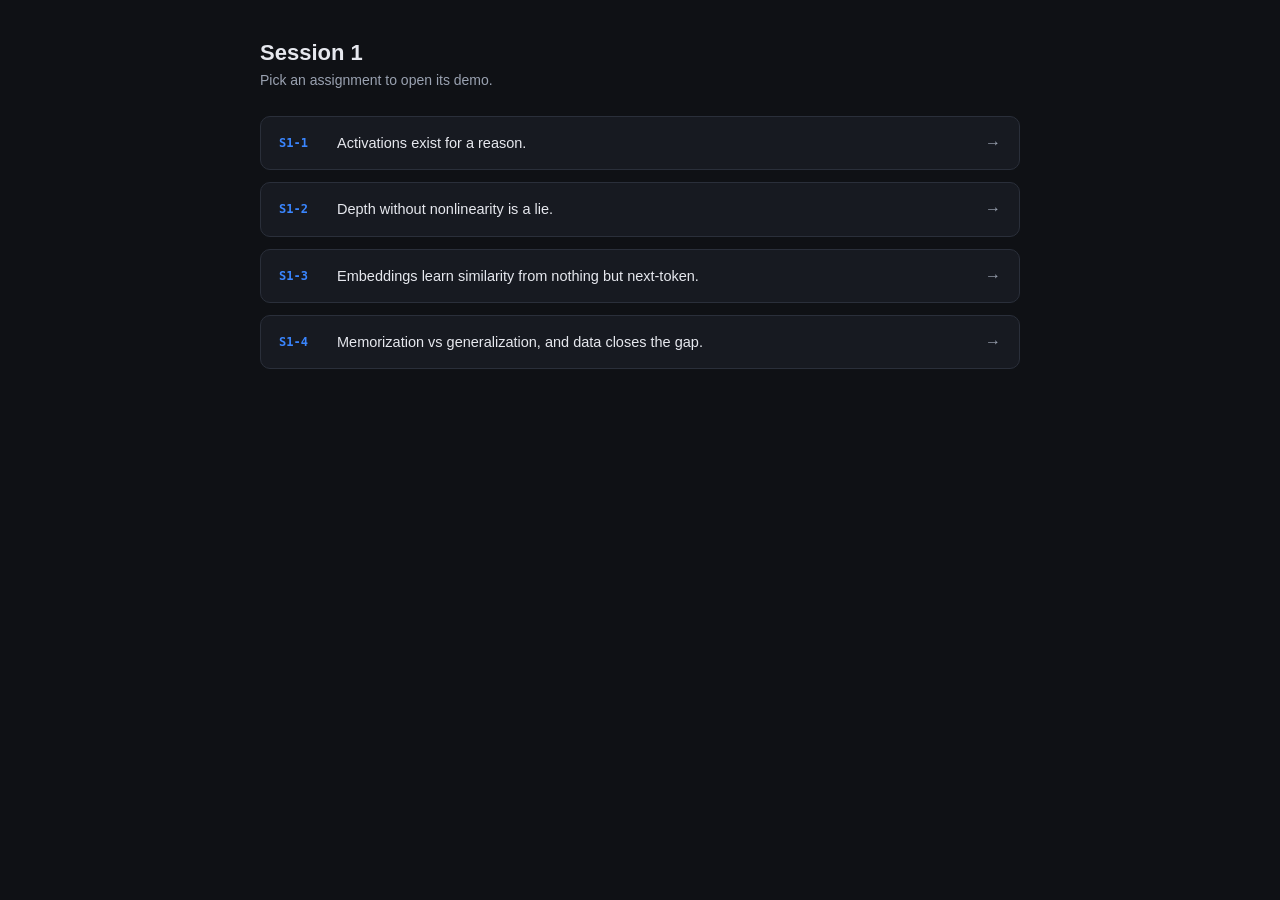
<file: index.html>
<!DOCTYPE html>
<html lang="en">
<head>
<meta charset="UTF-8">
<meta name="viewport" content="width=device-width, initial-scale=1.0">
<title>Session 1 · Assignments</title>
<style>
  :root{
    --bg:#0f1115; --panel:#171a21; --panel2:#1d212b; --border:#2a2f3a;
    --text:#e6e8ee; --muted:#9aa2b1; --accent:#3a86ff;
  }
  *{box-sizing:border-box;}
  body{
    margin:0; padding:40px 20px; background:var(--bg); color:var(--text);
    font-family:-apple-system,BlinkMacSystemFont,"Segoe UI",Roboto,Helvetica,Arial,sans-serif;
  }
  .wrap{max-width:760px; margin:0 auto;}
  h1{font-size:22px; margin:0 0 6px;}
  .sub{color:var(--muted); font-size:14px; margin:0 0 28px;}
  .list{display:flex; flex-direction:column; gap:12px;}
  .item{
    display:flex; align-items:center; gap:14px;
    background:var(--panel); border:1px solid var(--border); border-radius:10px;
    padding:16px 18px; cursor:pointer; text-align:left;
    font-family:inherit; color:var(--text); text-decoration:none;
  }
  .item:hover{background:var(--panel2); border-color:var(--accent);}
  .item:focus-visible{outline:2px solid var(--accent); outline-offset:2px;}
  .tag{
    flex-shrink:0; font-size:12px; font-weight:700; color:var(--accent);
    font-family:ui-monospace,monospace; min-width:44px;
  }
  .label{font-size:14.5px; line-height:1.4;}
  .arrow{margin-left:auto; color:var(--muted); flex-shrink:0;}
</style>
</head>
<body>
  <div class="wrap">
    <h1>Session 1</h1>
    <p class="sub">Pick an assignment to open its demo.</p>
    <div class="list">
      <a class="item" href="rings-demo/index.html">
        <span class="tag">S1-1</span>
        <span class="label">Activations exist for a reason.</span>
        <span class="arrow">&rarr;</span>
      </a>
      <a class="item" href="rings-demo-2/ring_depth_demo.html">
        <span class="tag">S1-2</span>
        <span class="label">Depth without nonlinearity is a lie.</span>
        <span class="arrow">&rarr;</span>
      </a>
      <a class="item" href="emergent-embedding/emergent_embedding_clustering.html">
        <span class="tag">S1-3</span>
        <span class="label">Embeddings learn similarity from nothing but next-token.</span>
        <span class="arrow">&rarr;</span>
      </a>
      <a class="item" href="overfitting_vs_data/overfitting_vs_data_size.html">
        <span class="tag">S1-4</span>
        <span class="label">Memorization vs generalization, and data closes the gap.</span>
        <span class="arrow">&rarr;</span>
      </a>
    </div>
  </div>
</body>
</html>
</file>
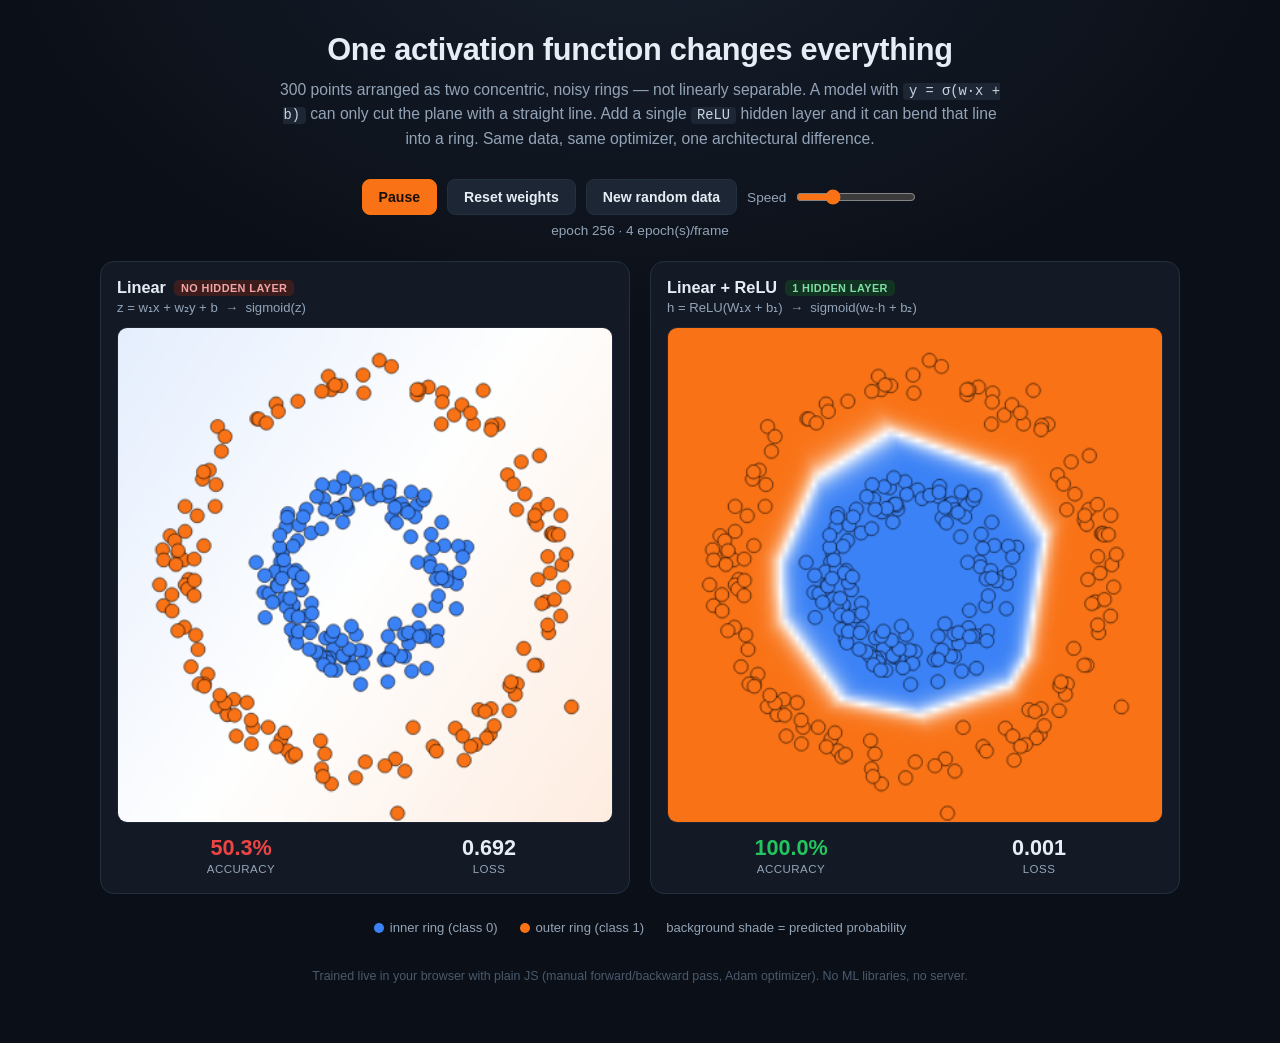
<file: session-1/rings-demo/index.html>
<!DOCTYPE html>
<html lang="en">
<head>
<meta charset="UTF-8" />
<meta name="viewport" content="width=device-width, initial-scale=1.0" />
<title>Linear vs. ReLU: Why Nonlinearity Matters</title>
<meta name="description" content="A single linear layer can only draw a straight decision boundary. Add one ReLU hidden layer and it can wrap two concentric rings. Live in-browser demo." />
<link rel="stylesheet" href="style.css" />
</head>
<body>
  <div class="wrap">
    <header>
      <h1>One activation function changes everything</h1>
      <p>
        300 points arranged as two concentric, noisy rings &mdash; not linearly separable. A model
        with <code>y = &sigma;(w&middot;x + b)</code> can only cut the plane with a straight line.
        Add a single <code>ReLU</code> hidden layer and it can bend that line into a ring. Same data,
        same optimizer, one architectural difference.
      </p>
    </header>

    <div class="controls">
      <button id="toggleBtn" class="primary">Pause</button>
      <button id="resetBtn">Reset weights</button>
      <button id="newDataBtn">New random data</button>
      <div class="speed">
        <label for="speedRange">Speed</label>
        <input id="speedRange" type="range" min="1" max="12" value="4" step="1" />
      </div>
    </div>
    <div class="status-line" id="statusLine">epoch 0</div>

    <div class="panels">
      <div class="panel">
        <h2>Linear <span class="tag linear">no hidden layer</span></h2>
        <p class="sub">z = w&#8321;x + w&#8322;y + b &nbsp;&rarr;&nbsp; sigmoid(z)</p>
        <canvas id="canvasLinear" width="380" height="380"></canvas>
        <div class="stats">
          <div class="metric"><div class="val" id="linAcc">&mdash;</div><div class="label">Accuracy</div></div>
          <div class="metric"><div class="val" id="linLoss">&mdash;</div><div class="label">Loss</div></div>
        </div>
      </div>

      <div class="panel">
        <h2>Linear + ReLU <span class="tag mlp">1 hidden layer</span></h2>
        <p class="sub">h = ReLU(W&#8321;x + b&#8321;) &nbsp;&rarr;&nbsp; sigmoid(w&#8322;&middot;h + b&#8322;)</p>
        <canvas id="canvasMLP" width="380" height="380"></canvas>
        <div class="stats">
          <div class="metric"><div class="val" id="mlpAcc">&mdash;</div><div class="label">Accuracy</div></div>
          <div class="metric"><div class="val" id="mlpLoss">&mdash;</div><div class="label">Loss</div></div>
        </div>
      </div>
    </div>

    <div class="legend">
      <span><span class="dot c0"></span> inner ring (class 0)</span>
      <span><span class="dot c1"></span> outer ring (class 1)</span>
      <span>background shade = predicted probability</span>
    </div>

    <footer>
      Trained live in your browser with plain JS (manual forward/backward pass, Adam optimizer). No ML libraries, no server.
    </footer>
  </div>

  <script src="js/model.js"></script>
  <script src="js/app.js"></script>
</body>
</html>
</file>
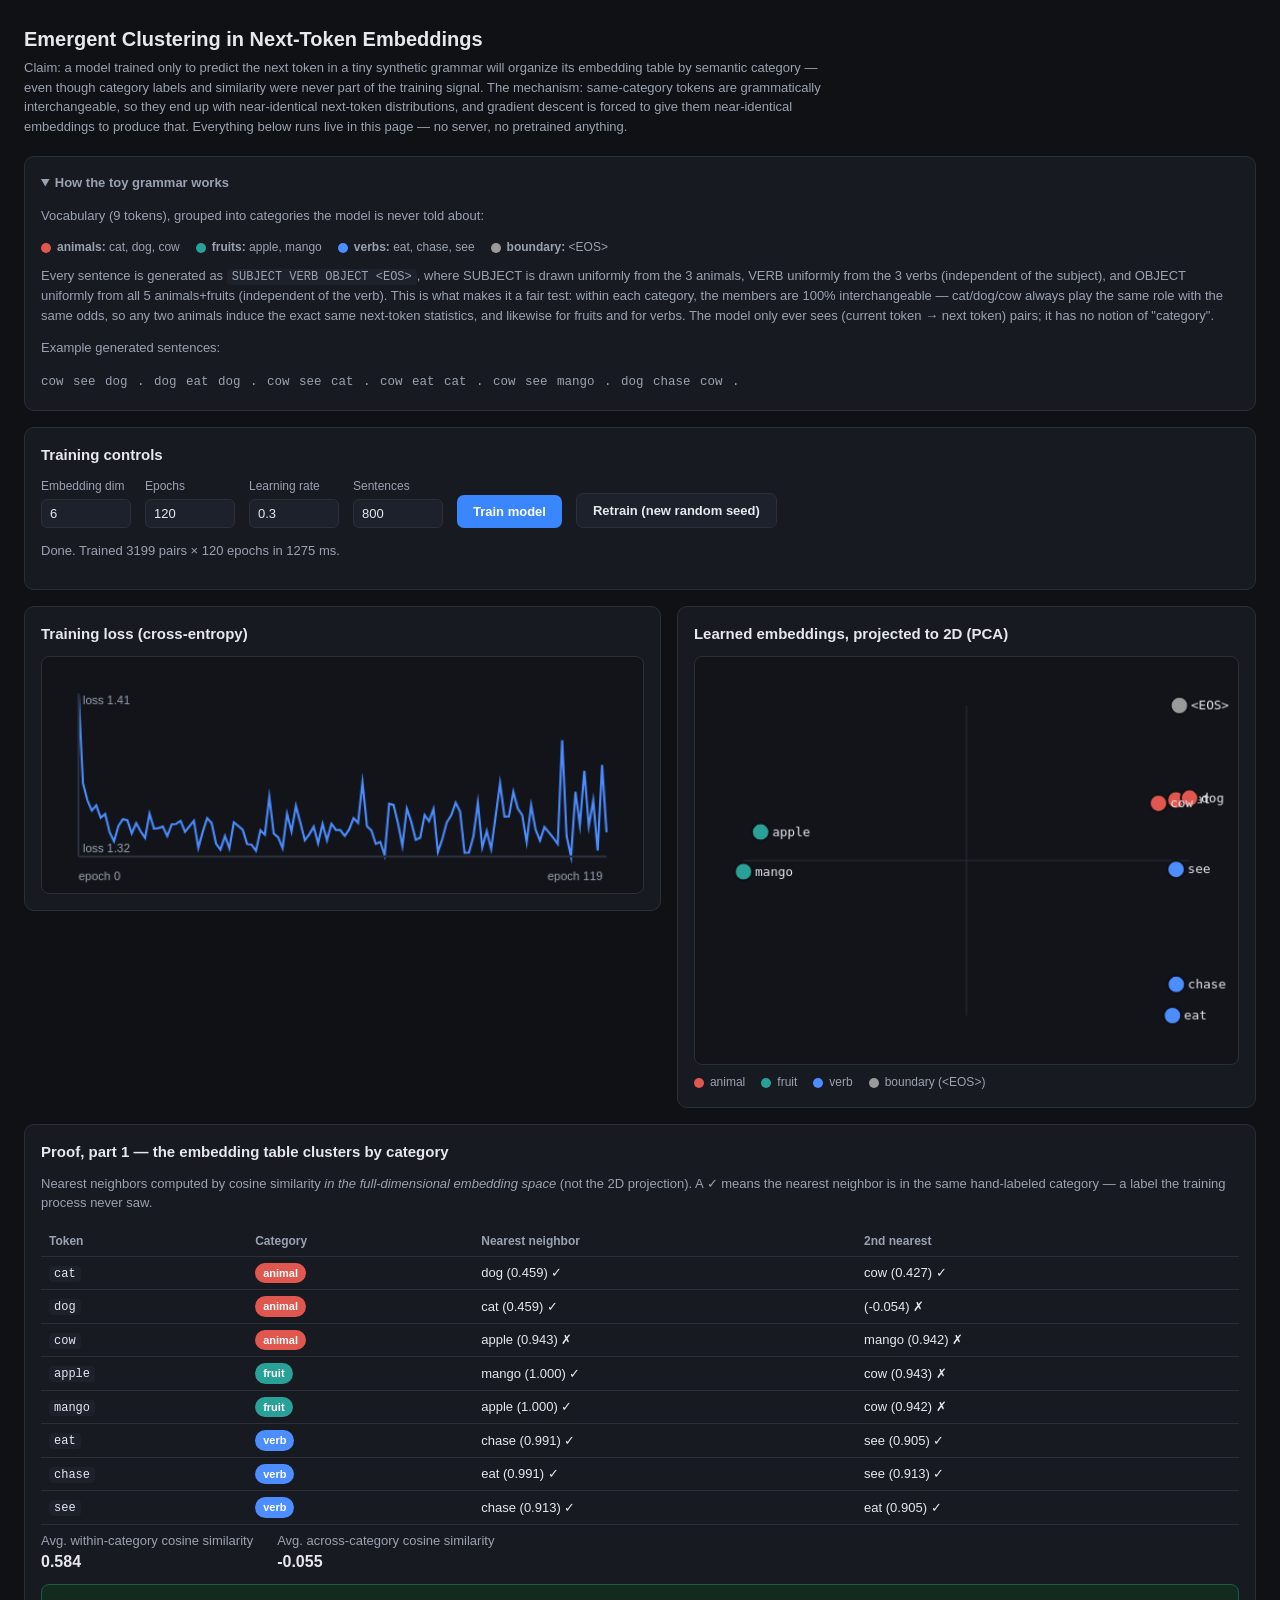
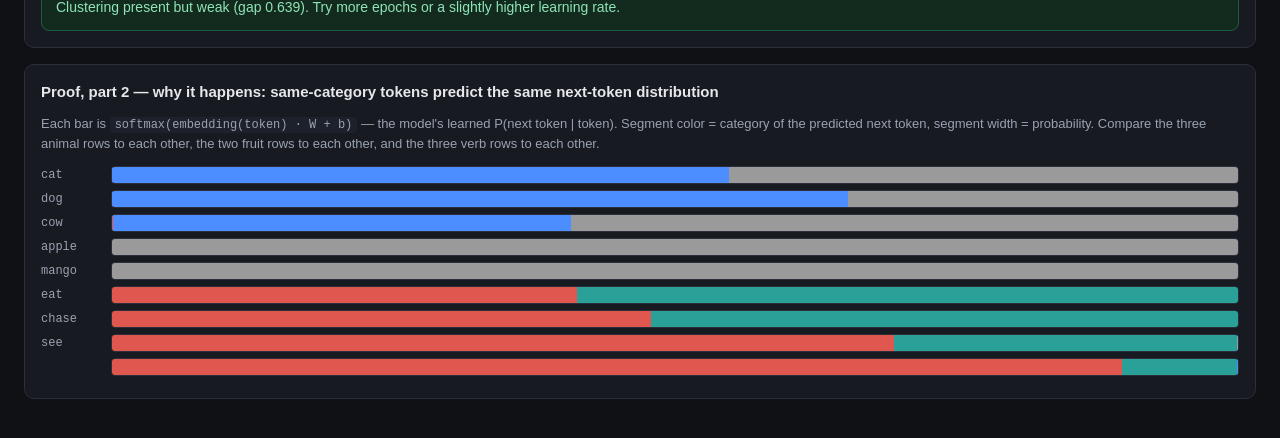
<file: session-1/emergent-embedding/emergent_embedding_clustering.html>
<!DOCTYPE html>
<html lang="en">
<head>
<meta charset="UTF-8">
<title>Emergent Clustering in Next-Token Embeddings</title>
<style>
  :root{
    --bg:#0f1115; --panel:#171a21; --panel2:#1d212b; --border:#2a2f3a;
    --text:#e6e8ee; --muted:#9aa2b1; --accent:#3a86ff;
    --animal:#e0574f; --fruit:#2aa198; --verb:#4c8dff; --boundary:#9a9a9a;
  }
  *{box-sizing:border-box;}
  body{
    margin:0; padding:24px; background:var(--bg); color:var(--text);
    font-family:-apple-system,BlinkMacSystemFont,"Segoe UI",Roboto,Helvetica,Arial,sans-serif;
    line-height:1.5;
  }
  h1{font-size:20px; margin:0 0 4px;}
  h2{font-size:15px; margin:0 0 10px; color:var(--text); font-weight:600;}
  .sub{color:var(--muted); font-size:13px; margin:0 0 20px; max-width:820px;}
  .grid{display:grid; grid-template-columns:1.1fr 1fr; gap:16px; align-items:start;}
  @media (max-width:900px){ .grid{grid-template-columns:1fr;} }
  .card{
    background:var(--panel); border:1px solid var(--border); border-radius:10px;
    padding:16px; margin-bottom:16px;
  }
  .controls{display:flex; flex-wrap:wrap; gap:14px; align-items:end;}
  .field{display:flex; flex-direction:column; gap:4px; font-size:12px; color:var(--muted);}
  .field input{
    width:90px; background:var(--panel2); border:1px solid var(--border); color:var(--text);
    padding:6px 8px; border-radius:6px; font-size:13px;
  }
  button{
    background:var(--accent); color:#fff; border:none; border-radius:7px;
    padding:9px 16px; font-size:13px; font-weight:600; cursor:pointer;
  }
  button.secondary{background:var(--panel2); border:1px solid var(--border); color:var(--text);}
  button:hover{filter:brightness(1.1);}
  canvas{display:block; width:100%; height:auto; background:#12141a; border-radius:8px; border:1px solid var(--border);}
  table{width:100%; border-collapse:collapse; font-size:13px;}
  th,td{padding:6px 8px; text-align:left; border-bottom:1px solid var(--border);}
  th{color:var(--muted); font-weight:600; font-size:12px;}
  .tag{
    display:inline-block; padding:2px 8px; border-radius:20px; color:#fff; font-size:11px;
    font-weight:600;
  }
  .legend{display:flex; gap:16px; font-size:12px; color:var(--muted); margin-top:8px; flex-wrap:wrap;}
  .dot{display:inline-block; width:10px; height:10px; border-radius:50%; margin-right:6px; vertical-align:middle;}
  .dist-row{display:flex; align-items:center; gap:10px; margin-bottom:6px;}
  .dist-label{width:60px; font-size:12px; color:var(--muted); flex-shrink:0; font-family:ui-monospace,monospace;}
  .dist-bar{flex:1; display:flex; height:18px; border-radius:4px; overflow:hidden; border:1px solid var(--border);}
  .dist-seg{height:100%;}
  .verdict{
    font-size:14px; padding:12px 14px; border-radius:8px; margin-top:10px;
    background:#132b1f; border:1px solid #1f5c3f; color:#8fe3b6;
  }
  .verdict.bad{background:#2b1717; border-color:#5c1f1f; color:#e38f8f;}
  .stat-row{display:flex; gap:24px; font-size:13px; margin-top:6px;}
  .stat{color:var(--muted);}
  .stat b{color:var(--text); font-size:16px; display:block;}
  details summary{cursor:pointer; color:var(--muted); font-size:13px; margin-bottom:8px;}
  code{background:var(--panel2); padding:1px 5px; border-radius:4px; font-size:12px;}
  .sentences{font-family:ui-monospace,monospace; font-size:12.5px; color:var(--muted); line-height:1.9; word-spacing:2px;}
  .loading{color:var(--muted); font-size:13px;}
</style>
</head>
<body>

<h1>Emergent Clustering in Next-Token Embeddings</h1>
<p class="sub">
Claim: a model trained only to predict the next token in a tiny synthetic grammar will organize its
embedding table by semantic category — even though category labels and similarity were never part of
the training signal. The mechanism: same-category tokens are grammatically interchangeable, so they end
up with near-identical next-token distributions, and gradient descent is forced to give them near-identical
embeddings to produce that. Everything below runs live in this page — no server, no pretrained anything.
</p>

<details class="card" open>
  <summary><strong>How the toy grammar works</strong></summary>
  <p style="color:var(--muted); font-size:13px;">
  Vocabulary (9 tokens), grouped into categories the model is never told about:
  </p>
  <div class="legend">
    <span><span class="dot" style="background:var(--animal)"></span><b>animals:</b> cat, dog, cow</span>
    <span><span class="dot" style="background:var(--fruit)"></span><b>fruits:</b> apple, mango</span>
    <span><span class="dot" style="background:var(--verb)"></span><b>verbs:</b> eat, chase, see</span>
    <span><span class="dot" style="background:var(--boundary)"></span><b>boundary:</b> &lt;EOS&gt;</span>
  </div>
  <p style="color:var(--muted); font-size:13px; margin-top:10px;">
  Every sentence is generated as <code>SUBJECT VERB OBJECT &lt;EOS&gt;</code>, where SUBJECT is drawn
  uniformly from the 3 animals, VERB uniformly from the 3 verbs (independent of the subject), and OBJECT
  uniformly from all 5 animals+fruits (independent of the verb). This is what makes it a fair test: within
  each category, the members are 100% interchangeable — cat/dog/cow always play the same role with the same
  odds, so any two animals induce the exact same next-token statistics, and likewise for fruits and for verbs.
  The model only ever sees (current token → next token) pairs; it has no notion of "category".
  </p>
  <p style="color:var(--muted); font-size:13px; margin-top:6px;">Example generated sentences:</p>
  <div class="sentences" id="sampleSentences">generating…</div>
</details>

<div class="card">
  <h2>Training controls</h2>
  <div class="controls">
    <div class="field"><label>Embedding dim</label><input type="number" id="dim" value="6" min="2" max="16"></div>
    <div class="field"><label>Epochs</label><input type="number" id="epochs" value="120" min="5" max="300"></div>
    <div class="field"><label>Learning rate</label><input type="number" id="lr" value="0.3" step="0.05" min="0.01" max="2"></div>
    <div class="field"><label>Sentences</label><input type="number" id="numSent" value="800" min="50" max="5000"></div>
    <button id="trainBtn">Train model</button>
    <button id="retrainBtn" class="secondary">Retrain (new random seed)</button>
  </div>
  <p class="loading" id="statusLine">Click "Train model" to generate a fresh corpus and train from scratch.</p>
</div>

<div class="grid">
  <div class="card">
    <h2>Training loss (cross-entropy)</h2>
    <canvas id="lossCanvas" width="560" height="220"></canvas>
  </div>
  <div class="card">
    <h2>Learned embeddings, projected to 2D (PCA)</h2>
    <canvas id="scatterCanvas" width="560" height="420"></canvas>
    <div class="legend">
      <span><span class="dot" style="background:var(--animal)"></span>animal</span>
      <span><span class="dot" style="background:var(--fruit)"></span>fruit</span>
      <span><span class="dot" style="background:var(--verb)"></span>verb</span>
      <span><span class="dot" style="background:var(--boundary)"></span>boundary (&lt;EOS&gt;)</span>
    </div>
  </div>
</div>

<div class="card">
  <h2>Proof, part 1 — the embedding table clusters by category</h2>
  <p style="color:var(--muted); font-size:13px; margin-top:0;">
  Nearest neighbors computed by cosine similarity <em>in the full-dimensional embedding space</em>
  (not the 2D projection). A ✓ means the nearest neighbor is in the same hand-labeled category —
  a label the training process never saw.
  </p>
  <table id="nnTable">
    <thead><tr><th>Token</th><th>Category</th><th>Nearest neighbor</th><th>2nd nearest</th></tr></thead>
    <tbody></tbody>
  </table>
  <div class="stat-row">
    <div class="stat">Avg. within-category cosine similarity<b id="withinStat">–</b></div>
    <div class="stat">Avg. across-category cosine similarity<b id="acrossStat">–</b></div>
  </div>
  <div class="verdict" id="verdict">Train the model to compute the verdict.</div>
</div>

<div class="card">
  <h2>Proof, part 2 — why it happens: same-category tokens predict the same next-token distribution</h2>
  <p style="color:var(--muted); font-size:13px; margin-top:0;">
  Each bar is <code>softmax(embedding(token) · W + b)</code> — the model's learned P(next token | token).
  Segment color = category of the predicted next token, segment width = probability. Compare the three
  animal rows to each other, the two fruit rows to each other, and the three verb rows to each other.
  </p>
  <div id="distBars"></div>
</div>

<script>
(function(){
  const VOCAB = ['cat','dog','cow','apple','mango','eat','chase','see','<EOS>'];
  const CATS  = ['animal','animal','animal','fruit','fruit','verb','verb','verb','boundary'];
  const CAT_COLOR = {animal:'#e0574f', fruit:'#2aa198', verb:'#4c8dff', boundary:'#9a9a9a'};
  const ANIMALS=[0,1,2], FRUITS=[3,4], VERBS=[5,6,7], OBJS=[0,1,2,3,4], EOS=8;
  const V = VOCAB.length;

  function randChoice(arr){ return arr[Math.floor(Math.random()*arr.length)]; }

  function generateCorpus(numSentences){
    const stream = [];
    const sentences = [];
    for(let i=0;i<numSentences;i++){
      const s = randChoice(ANIMALS), v = randChoice(VERBS), o = randChoice(OBJS);
      stream.push(s, v, o, EOS);
      if(sentences.length < 6) sentences.push([VOCAB[s], VOCAB[v], VOCAB[o]].join(' ') + ' .');
    }
    const pairs = [];
    for(let i=0;i<stream.length-1;i++) pairs.push([stream[i], stream[i+1]]);
    return { pairs, sentences };
  }

  function initModel(dim){
    const E = Array.from({length:V}, () => Array.from({length:dim}, () => (Math.random()-0.5)*0.2));
    const W = Array.from({length:dim}, () => Array.from({length:V}, () => (Math.random()-0.5)*0.2));
    const b = new Array(V).fill(0);
    return { E, W, b, dim };
  }

  function softmax(logits){
    const m = Math.max(...logits);
    const exps = logits.map(x => Math.exp(x-m));
    const s = exps.reduce((a,c)=>a+c, 0);
    return exps.map(x => x/s);
  }

  function forward(model, x){
    const { E, W, b, dim } = model;
    const e = E[x];
    const logits = new Array(V).fill(0);
    for(let j=0;j<V;j++){
      let s = b[j];
      for(let k=0;k<dim;k++) s += e[k]*W[k][j];
      logits[j] = s;
    }
    return { e, logits, probs: softmax(logits) };
  }

  function trainStep(model, x, y, lr){
    const { E, W, b, dim } = model;
    const { e, probs } = forward(model, x);
    const dLogits = probs.slice();
    dLogits[y] -= 1;

    // gradient wrt input embedding, using CURRENT (pre-update) W
    const dE = new Array(dim).fill(0);
    for(let k=0;k<dim;k++){
      let s = 0;
      for(let j=0;j<V;j++) s += W[k][j]*dLogits[j];
      dE[k] = s;
    }
    // update output weights + bias
    for(let j=0;j<V;j++){
      b[j] -= lr*dLogits[j];
      for(let k=0;k<dim;k++) W[k][j] -= lr*e[k]*dLogits[j];
    }
    // update the one input embedding row that was looked up
    for(let k=0;k<dim;k++) E[x][k] -= lr*dE[k];

    return -Math.log(Math.max(probs[y], 1e-9));
  }

  function trainModel(model, pairs, epochs, lr){
    const lossHistory = [];
    const idx = pairs.map((_,i)=>i);
    for(let ep=0; ep<epochs; ep++){
      for(let i=idx.length-1;i>0;i--){
        const j = Math.floor(Math.random()*(i+1));
        [idx[i], idx[j]] = [idx[j], idx[i]];
      }
      let totalLoss = 0;
      for(const i of idx){
        const [x,y] = pairs[i];
        totalLoss += trainStep(model, x, y, lr);
      }
      lossHistory.push(totalLoss/pairs.length);
    }
    return lossHistory;
  }

  function dot(a,b){ let s=0; for(let i=0;i<a.length;i++) s+=a[i]*b[i]; return s; }
  function cosine(a,b){
    let d=0,na=0,nb=0;
    for(let i=0;i<a.length;i++){ d+=a[i]*b[i]; na+=a[i]*a[i]; nb+=b[i]*b[i]; }
    return d/(Math.sqrt(na)*Math.sqrt(nb) + 1e-9);
  }

  function pca2D(E){
    const n = E.length, d = E[0].length;
    const mean = new Array(d).fill(0);
    E.forEach(v => v.forEach((val,i) => mean[i] += val/n));
    const C = E.map(v => v.map((val,i) => val-mean[i]));
    const cov = Array.from({length:d}, () => new Array(d).fill(0));
    for(let i=0;i<d;i++) for(let j=0;j<d;j++){
      let s=0; for(let k=0;k<n;k++) s += C[k][i]*C[k][j];
      cov[i][j] = s/n;
    }
    function powerIter(mat){
      let v = new Array(d).fill(0).map(()=>Math.random()-0.5);
      for(let iter=0; iter<300; iter++){
        const nv = new Array(d).fill(0);
        for(let i=0;i<d;i++) for(let j=0;j<d;j++) nv[i] += mat[i][j]*v[j];
        const norm = Math.sqrt(nv.reduce((s,x)=>s+x*x,0)) || 1;
        v = nv.map(x => x/norm);
      }
      const Av = new Array(d).fill(0);
      for(let i=0;i<d;i++) for(let j=0;j<d;j++) Av[i] += mat[i][j]*v[j];
      const eigVal = v.reduce((s,x,i)=>s+x*Av[i], 0);
      return { vec:v, val:eigVal };
    }
    const { vec:v1, val:l1 } = powerIter(cov);
    const cov2 = cov.map((row,i) => row.map((val,j) => val - l1*v1[i]*v1[j]));
    const { vec:v2 } = powerIter(cov2);
    return C.map(vec => [dot(vec,v1), dot(vec,v2)]);
  }

  function renderLossChart(canvas, lossHistory){
    const ctx = canvas.getContext('2d');
    const W_ = canvas.width, H_ = canvas.height;
    ctx.clearRect(0,0,W_,H_);
    const minL = Math.min(...lossHistory), maxL = Math.max(...lossHistory);
    const pad = 34;
    ctx.beginPath();
    lossHistory.forEach((l,i) => {
      const x = pad + (i/(lossHistory.length-1 || 1))*(W_-2*pad);
      const y = H_-pad - (l-minL)/(maxL-minL+1e-9)*(H_-2*pad);
      if(i===0) ctx.moveTo(x,y); else ctx.lineTo(x,y);
    });
    ctx.strokeStyle = '#4c8dff'; ctx.lineWidth = 2; ctx.stroke();
    ctx.strokeStyle = '#2a2f3a';
    ctx.beginPath(); ctx.moveTo(pad,H_-pad); ctx.lineTo(W_-pad,H_-pad); ctx.moveTo(pad,pad); ctx.lineTo(pad,H_-pad); ctx.stroke();
    ctx.fillStyle = '#9aa2b1'; ctx.font = '11px sans-serif';
    ctx.fillText('epoch 0', pad, H_-12);
    ctx.fillText('epoch '+(lossHistory.length-1), W_-pad-55, H_-12);
    ctx.fillText('loss '+maxL.toFixed(2), pad+4, pad+10);
    ctx.fillText('loss '+minL.toFixed(2), pad+4, H_-pad-4);
  }

  function renderScatter(canvas, coords, tokens, cats){
    const ctx = canvas.getContext('2d');
    const W_ = canvas.width, H_ = canvas.height;
    ctx.clearRect(0,0,W_,H_);
    const xs = coords.map(c=>c[0]), ys = coords.map(c=>c[1]);
    const minX = Math.min(...xs), maxX = Math.max(...xs);
    const minY = Math.min(...ys), maxY = Math.max(...ys);
    const pad = 50;
    const mapX = x => pad + (x-minX)/(maxX-minX+1e-9)*(W_-2*pad);
    const mapY = y => H_-pad - (y-minY)/(maxY-minY+1e-9)*(H_-2*pad);

    ctx.strokeStyle = '#2a2f3a';
    ctx.beginPath();
    ctx.moveTo(pad, H_/2); ctx.lineTo(W_-pad, H_/2);
    ctx.moveTo(W_/2, pad); ctx.lineTo(W_/2, H_-pad);
    ctx.stroke();

    coords.forEach((c,i) => {
      const px = mapX(c[0]), py = mapY(c[1]);
      ctx.beginPath();
      ctx.fillStyle = CAT_COLOR[cats[i]];
      ctx.arc(px, py, 9, 0, 2*Math.PI);
      ctx.fill();
      ctx.strokeStyle = '#0f1115';
      ctx.lineWidth = 2;
      ctx.stroke();
      ctx.fillStyle = '#e6e8ee';
      ctx.font = '13px ui-monospace, SFMono-Regular, monospace';
      ctx.fillText(tokens[i], px+12, py+4);
    });
  }

  function buildNNTable(model){
    let rows = '';
    const withinSims = [], acrossSims = [];
    for(let i=0;i<V;i++){
      for(let j=i+1;j<V;j++){
        if(CATS[i]==='boundary' || CATS[j]==='boundary') continue;
        const s = cosine(model.E[i], model.E[j]);
        if(CATS[i]===CATS[j]) withinSims.push(s); else acrossSims.push(s);
      }
    }
    const avg = arr => arr.length ? arr.reduce((a,c)=>a+c,0)/arr.length : NaN;
    const withinAvg = avg(withinSims), acrossAvg = avg(acrossSims);

    let allNNCorrect = true, nnConsidered = 0;
    for(let i=0;i<V;i++){
      if(CATS[i]==='boundary') continue;
      const sims = [];
      for(let j=0;j<V;j++){ if(j!==i) sims.push({ j, s: cosine(model.E[i], model.E[j]) }); }
      sims.sort((a,b) => b.s - a.s);
      const top = sims.slice(0,2);
      nnConsidered++;
      if(CATS[top[0].j] !== CATS[i]) allNNCorrect = false;
      rows += `<tr>
        <td><code>${VOCAB[i]}</code></td>
        <td><span class="tag" style="background:${CAT_COLOR[CATS[i]]}">${CATS[i]}</span></td>
        <td>${VOCAB[top[0].j]} (${top[0].s.toFixed(3)}) ${CATS[top[0].j]===CATS[i] ? '✓' : '✗'}</td>
        <td>${VOCAB[top[1].j]} (${top[1].s.toFixed(3)}) ${CATS[top[1].j]===CATS[i] ? '✓' : '✗'}</td>
      </tr>`;
    }
    return { rows, withinAvg, acrossAvg, allNNCorrect };
  }

  function buildDistBars(model){
    let html = '';
    for(let i=0;i<V;i++){
      const { probs } = forward(model, i);
      html += `<div class="dist-row"><div class="dist-label">${VOCAB[i]}</div><div class="dist-bar">`;
      probs.forEach((p,j) => {
        html += `<div class="dist-seg" style="width:${(p*100).toFixed(3)}%; background:${CAT_COLOR[CATS[j]]}" title="${VOCAB[i]} → ${VOCAB[j]}: ${(p*100).toFixed(1)}%"></div>`;
      });
      html += '</div></div>';
    }
    return html;
  }

  function run(){
    const dim = parseInt(document.getElementById('dim').value, 10);
    const epochs = parseInt(document.getElementById('epochs').value, 10);
    const lr = parseFloat(document.getElementById('lr').value);
    const numSent = parseInt(document.getElementById('numSent').value, 10);
    const statusLine = document.getElementById('statusLine');

    statusLine.textContent = 'Generating corpus…';
    const { pairs, sentences } = generateCorpus(numSent);
    document.getElementById('sampleSentences').textContent = sentences.join('  ');

    statusLine.textContent = `Training on ${pairs.length} (token → next-token) pairs for ${epochs} epochs…`;

    // Let the DOM update before the (synchronous) training loop blocks the thread.
    setTimeout(() => {
      const model = initModel(dim);
      const t0 = performance.now();
      const lossHistory = trainModel(model, pairs, epochs, lr);
      const ms = (performance.now()-t0).toFixed(0);

      renderLossChart(document.getElementById('lossCanvas'), lossHistory);

      const coords = pca2D(model.E);
      renderScatter(document.getElementById('scatterCanvas'), coords, VOCAB, CATS);

      const { rows, withinAvg, acrossAvg, allNNCorrect } = buildNNTable(model);
      document.querySelector('#nnTable tbody').innerHTML = rows;
      document.getElementById('withinStat').textContent = withinAvg.toFixed(3);
      document.getElementById('acrossStat').textContent = acrossAvg.toFixed(3);

      const verdictEl = document.getElementById('verdict');
      const gap = withinAvg - acrossAvg;
      if(allNNCorrect && gap > 0.05){
        verdictEl.className = 'verdict';
        verdictEl.textContent = `PROVEN: every same-category token's nearest neighbor is in its own category, and within-category similarity exceeds across-category similarity by ${gap.toFixed(3)} — with no similarity signal ever supplied during training.`;
      } else if(gap > 0){
        verdictEl.className = 'verdict';
        verdictEl.textContent = `Clustering present but weak (gap ${gap.toFixed(3)}). Try more epochs or a slightly higher learning rate.`;
      } else {
        verdictEl.className = 'verdict bad';
        verdictEl.textContent = `No clear clustering yet (gap ${gap.toFixed(3)}). Increase epochs/learning rate and retrain.`;
      }

      document.getElementById('distBars').innerHTML = buildDistBars(model);
      statusLine.textContent = `Done. Trained ${pairs.length} pairs × ${epochs} epochs in ${ms} ms.`;
      window.__lastModel = model;
    }, 20);
  }

  document.getElementById('trainBtn').addEventListener('click', run);
  document.getElementById('retrainBtn').addEventListener('click', run);
  run();
})();
</script>

</body>
</html>
</file>
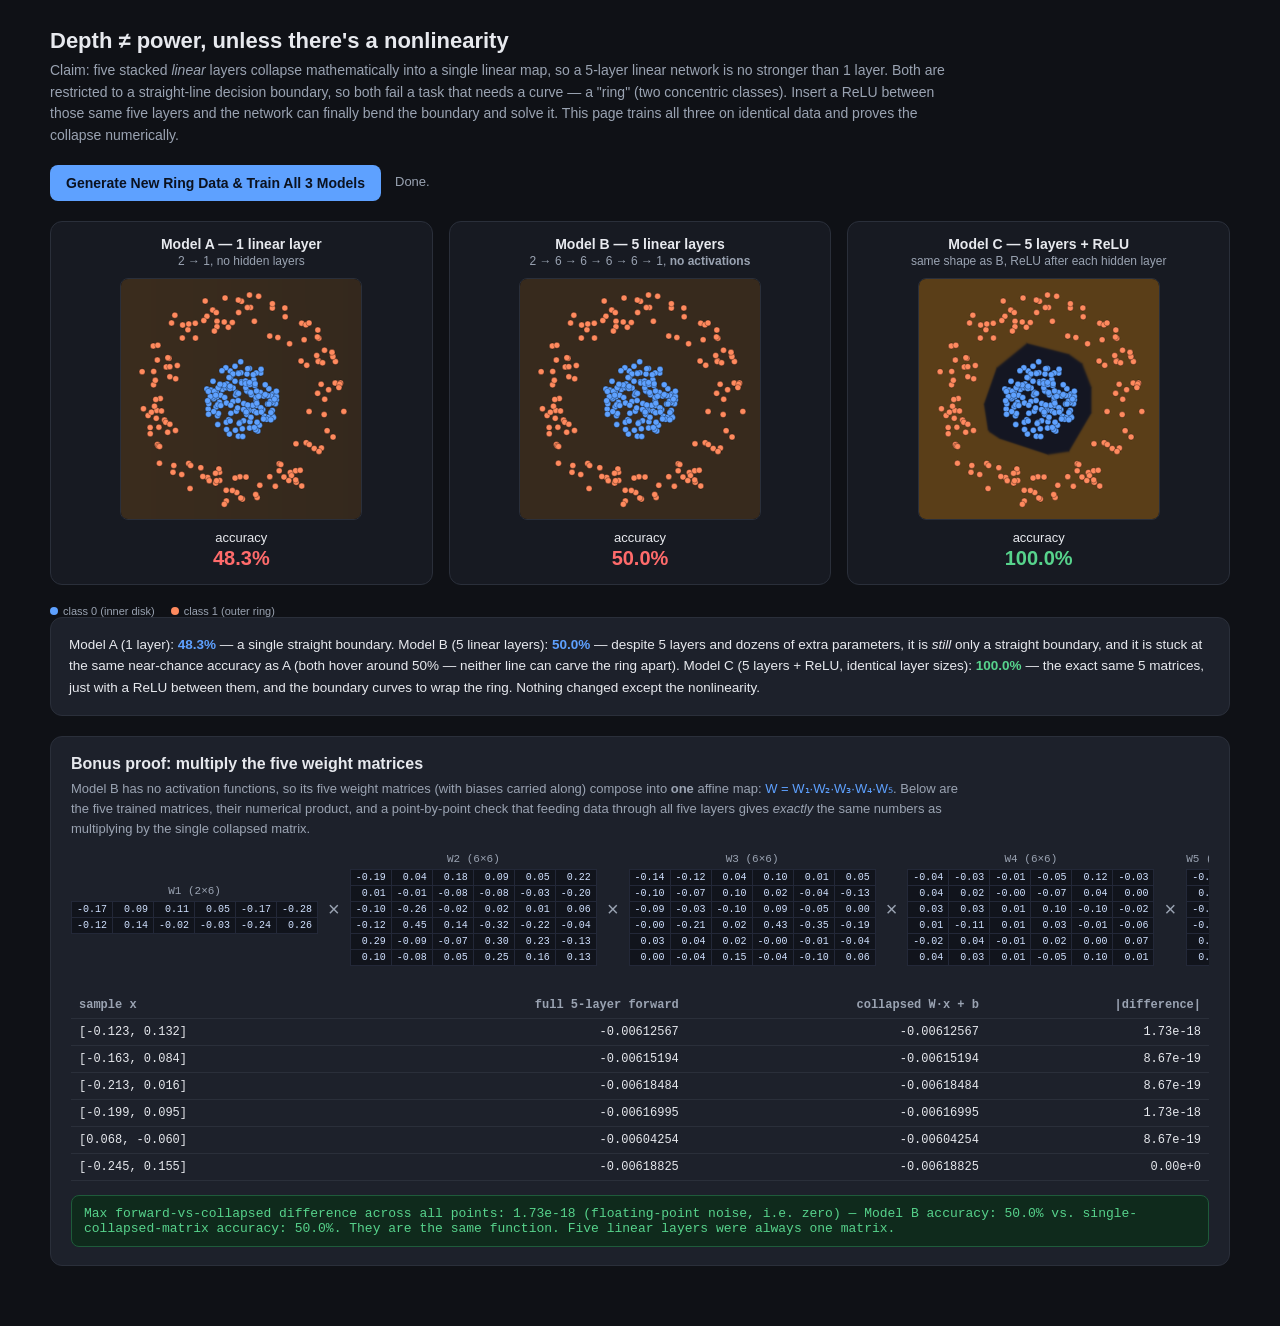
<file: session-1/rings-demo-2/ring_depth_demo.html>
<!DOCTYPE html>
<html lang="en">
<head>
<meta charset="UTF-8">
<meta name="viewport" content="width=device-width, initial-scale=1">
<title>Depth Without Nonlinearity Is Just One Line</title>
<style>
  :root{
    --bg:#0f1116; --panel:#171a22; --panel2:#1d212b; --border:#2a2f3a;
    --text:#e7e9ee; --muted:#9aa3b2; --accent:#5ea1ff; --accent2:#ff8a5e;
    --good:#57d38c; --bad:#ff6b6b; --mono:'SF Mono',Consolas,'Courier New',monospace;
  }
  *{box-sizing:border-box;}
  body{
    margin:0; background:var(--bg); color:var(--text);
    font-family:-apple-system,BlinkMacSystemFont,'Segoe UI',Roboto,Helvetica,Arial,sans-serif;
    padding:28px 20px 60px;
  }
  .wrap{max-width:1180px; margin:0 auto;}
  h1{font-size:22px; margin:0 0 6px; font-weight:650;}
  .lede{color:var(--muted); font-size:14px; line-height:1.55; margin:0 0 18px; max-width:900px;}
  .controls{display:flex; align-items:center; gap:14px; margin-bottom:20px; flex-wrap:wrap;}
  button{
    background:var(--accent); color:#0b1220; border:none; border-radius:8px;
    padding:10px 16px; font-size:14px; font-weight:600; cursor:pointer;
  }
  button:disabled{opacity:.55; cursor:default;}
  #status{color:var(--muted); font-size:13px; min-height:18px;}
  .panels{display:grid; grid-template-columns:repeat(3,1fr); gap:16px; margin-bottom:20px;}
  @media (max-width:900px){ .panels{grid-template-columns:1fr;} }
  .panel{
    background:var(--panel); border:1px solid var(--border); border-radius:12px;
    padding:14px; display:flex; flex-direction:column; align-items:center;
  }
  .panel h3{font-size:14px; margin:0 0 2px; font-weight:650;}
  .panel .sub{color:var(--muted); font-size:12px; margin-bottom:10px; text-align:center;}
  .panel canvas{border-radius:8px; background:#0b0d12; border:1px solid var(--border);}
  .acc{margin-top:10px; font-size:13px; text-align:center;}
  .acc b{font-size:20px; display:block; margin-top:2px;}
  .acc.good b{color:var(--good);} .acc.bad b{color:var(--bad);}
  .proof{
    background:var(--panel2); border:1px solid var(--border); border-radius:12px;
    padding:16px 18px; margin-bottom:20px; font-size:13.5px; line-height:1.6; color:var(--text);
  }
  .proof b{color:var(--accent);}
  .bonus{
    background:var(--panel2); border:1px solid var(--border); border-radius:12px;
    padding:18px 20px;
  }
  .bonus h2{font-size:16px; margin:0 0 6px;}
  .bonus p{color:var(--muted); font-size:13px; line-height:1.55; margin:0 0 14px; max-width:900px;}
  .chain{display:flex; align-items:center; gap:8px; overflow-x:auto; padding-bottom:8px;}
  .matbox{flex:0 0 auto; text-align:center;}
  .matbox .lbl{font-size:11px; color:var(--muted); margin-bottom:4px; font-family:var(--mono);}
  table.mat{border-collapse:collapse;}
  table.mat td{
    font-family:var(--mono); font-size:10px; color:#cfe0ff; padding:2px 5px;
    border:1px solid #232838; text-align:right; background:#11141c;
  }
  .op{font-size:20px; color:var(--muted); padding:0 2px;}
  .verify{margin-top:18px;}
  table.vt{width:100%; border-collapse:collapse; font-family:var(--mono); font-size:12px;}
  table.vt th, table.vt td{padding:6px 8px; border-bottom:1px solid var(--border); text-align:right;}
  table.vt th{color:var(--muted); font-weight:600; text-align:right;}
  table.vt th:first-child, table.vt td:first-child{text-align:left;}
  .headline{
    margin-top:14px; padding:10px 12px; border-radius:8px; background:#0f2a1c;
    border:1px solid #1e5b3a; color:var(--good); font-size:13px; font-family:var(--mono);
  }
  .legend{display:flex; gap:16px; font-size:11px; color:var(--muted); margin-top:8px;}
  .dot{display:inline-block; width:8px; height:8px; border-radius:50%; margin-right:5px;}
</style>
</head>
<body>
<div class="wrap">
  <h1>Depth ≠ power, unless there's a nonlinearity</h1>
  <p class="lede">
    Claim: five stacked <em>linear</em> layers collapse mathematically into a single linear map, so a 5-layer
    linear network is no stronger than 1 layer. Both are restricted to a straight-line decision boundary, so
    both fail a task that needs a curve — a "ring" (two concentric classes). Insert a ReLU between those
    same five layers and the network can finally bend the boundary and solve it. This page trains all three
    on identical data and proves the collapse numerically.
  </p>
  <div class="controls">
    <button id="trainBtn" onclick="runAll()">Generate New Ring Data &amp; Train All 3 Models</button>
    <span id="status"></span>
  </div>

  <div class="panels">
    <div class="panel">
      <h3>Model A — 1 linear layer</h3>
      <div class="sub">2 → 1, no hidden layers</div>
      <canvas id="cvA" width="240" height="240"></canvas>
      <div class="acc" id="accA"><span>accuracy</span><b>—</b></div>
    </div>
    <div class="panel">
      <h3>Model B — 5 linear layers</h3>
      <div class="sub">2 → 6 → 6 → 6 → 6 → 1, <b>no activations</b></div>
      <canvas id="cvB" width="240" height="240"></canvas>
      <div class="acc" id="accB"><span>accuracy</span><b>—</b></div>
    </div>
    <div class="panel">
      <h3>Model C — 5 layers + ReLU</h3>
      <div class="sub">same shape as B, ReLU after each hidden layer</div>
      <canvas id="cvC" width="240" height="240"></canvas>
      <div class="acc" id="accC"><span>accuracy</span><b>—</b></div>
    </div>
  </div>
  <div class="legend">
    <span><span class="dot" style="background:#5ea1ff"></span>class 0 (inner disk)</span>
    <span><span class="dot" style="background:#ff8a5e"></span>class 1 (outer ring)</span>
  </div>

  <div class="proof" id="proofBox">Click the button above to generate data and train.</div>

  <div class="bonus">
    <h2>Bonus proof: multiply the five weight matrices</h2>
    <p>
      Model B has no activation functions, so its five weight matrices (with biases carried along) compose
      into <b>one</b> affine map: <span style="color:var(--accent)">W = W₁·W₂·W₃·W₄·W₅</span>. Below are the
      five trained matrices, their numerical product, and a point-by-point check that feeding data through
      all five layers gives <em>exactly</em> the same numbers as multiplying by the single collapsed matrix.
    </p>
    <div class="chain" id="matChain"></div>
    <div class="verify">
      <table class="vt" id="verifyTable"></table>
    </div>
    <div class="headline" id="headline"></div>
  </div>
</div>

<script>
/* ---------------- tiny NN engine (per-sample forward/backward + Adam) ---------------- */
function zeros(rows, cols){ return Array.from({length:rows}, () => new Array(cols).fill(0)); }
function randInit(rows, cols, scale){
  return Array.from({length:rows}, () => Array.from({length:cols}, () => (Math.random()*2-1)*scale));
}
function sigmoid(x){ return 1/(1+Math.exp(-x)); }

function makeLayer(inDim, outDim, relu, xavier){
  const scale = xavier ? Math.sqrt(1/inDim) : Math.sqrt(2/inDim); // Xavier for linear stacks, He for ReLU
  return {
    W: randInit(inDim, outDim, scale), b: new Array(outDim).fill(0), relu,
    mW: zeros(inDim, outDim), vW: zeros(inDim, outDim),
    mb: new Array(outDim).fill(0), vb: new Array(outDim).fill(0),
  };
}

function forward(layers, x){
  let a = x;
  const cache = [];
  for (const layer of layers){
    const { W, b, relu } = layer;
    const inDim = a.length, outDim = b.length;
    const z = new Array(outDim);
    for (let j=0;j<outDim;j++){
      let s = b[j];
      for (let i=0;i<inDim;i++) s += a[i]*W[i][j];
      z[j] = s;
    }
    const out = relu ? z.map(v => Math.max(0,v)) : z.slice();
    cache.push({ input:a, z, relu });
    a = out;
  }
  return { output:a, cache };
}

function backward(layers, cache, dOutInit){
  let dA = dOutInit;
  const grads = new Array(layers.length);
  for (let l=layers.length-1; l>=0; l--){
    const layer = layers[l];
    const { input, z, relu } = cache[l];
    const outDim = z.length, inDim = input.length;
    const dz = new Array(outDim);
    for (let j=0;j<outDim;j++) dz[j] = relu ? (z[j]>0 ? dA[j] : 0) : dA[j];
    const dW = zeros(inDim, outDim);
    const db = new Array(outDim).fill(0);
    const dInput = new Array(inDim).fill(0);
    for (let j=0;j<outDim;j++){
      db[j] = dz[j];
      for (let i=0;i<inDim;i++){
        dW[i][j] = input[i]*dz[j];
        dInput[i] += layer.W[i][j]*dz[j];
      }
    }
    grads[l] = { dW, db };
    dA = dInput;
  }
  return grads;
}

function adamStep(layer, grad, t, lr){
  const beta1=0.9, beta2=0.999, eps=1e-8;
  const { W, b, mW, vW, mb, vb } = layer;
  for (let i=0;i<W.length;i++){
    for (let j=0;j<W[0].length;j++){
      mW[i][j] = beta1*mW[i][j] + (1-beta1)*grad.dW[i][j];
      vW[i][j] = beta2*vW[i][j] + (1-beta2)*grad.dW[i][j]**2;
      const mHat = mW[i][j]/(1-beta1**t), vHat = vW[i][j]/(1-beta2**t);
      W[i][j] -= lr*mHat/(Math.sqrt(vHat)+eps);
    }
  }
  for (let j=0;j<b.length;j++){
    mb[j] = beta1*mb[j] + (1-beta1)*grad.db[j];
    vb[j] = beta2*vb[j] + (1-beta2)*grad.db[j]**2;
    const mHat = mb[j]/(1-beta1**t), vHat = vb[j]/(1-beta2**t);
    b[j] -= lr*mHat/(Math.sqrt(vHat)+eps);
  }
}

function trainOneEpoch(layers, X, Y, t0, lr){
  const idx = X.map((_,i)=>i);
  for (let i=idx.length-1;i>0;i--){ const j=Math.floor(Math.random()*(i+1)); [idx[i],idx[j]]=[idx[j],idx[i]]; }
  let t = t0;
  for (const i of idx){
    t++;
    const { output, cache } = forward(layers, X[i]);
    const p = sigmoid(output[0]);
    const grads = backward(layers, cache, [p - Y[i]]);
    for (let l=0;l<layers.length;l++) adamStep(layers[l], grads[l], t, lr);
  }
  return t;
}

function accuracy(layers, X, Y){
  let correct = 0;
  for (let i=0;i<X.length;i++){
    const pred = forward(layers, X[i]).output[0] > 0 ? 1 : 0;
    if (pred === Y[i]) correct++;
  }
  return correct / X.length;
}

/* ---------------- matrix helpers for the collapse proof ---------------- */
function matMul(A, B){
  const rows=A.length, k=B.length, cols=B[0].length;
  const out = zeros(rows, cols);
  for (let i=0;i<rows;i++) for (let j=0;j<cols;j++){ let s=0; for (let p=0;p<k;p++) s+=A[i][p]*B[p][j]; out[i][j]=s; }
  return out;
}
function vecMatMul(v, B){
  const k=v.length, cols=B[0].length;
  const out = new Array(cols).fill(0);
  for (let j=0;j<cols;j++){ let s=0; for (let p=0;p<k;p++) s+=v[p]*B[p][j]; out[j]=s; }
  return out;
}
function vecAdd(a,b){ return a.map((v,i)=>v+b[i]); }
function collapseLinear(layers){
  let Wc = layers[0].W, bc = layers[0].b;
  for (let l=1;l<layers.length;l++){
    Wc = matMul(Wc, layers[l].W);
    bc = vecAdd(vecMatMul(bc, layers[l].W), layers[l].b);
  }
  return { W:Wc, b:bc };
}

/* ---------------- ring dataset ---------------- */
function genRingData(nPerClass){
  const X=[], Y=[];
  for (let i=0;i<nPerClass;i++){
    const r = Math.sqrt(Math.random())*0.32, th = Math.random()*2*Math.PI;
    X.push([r*Math.cos(th)+(Math.random()-0.5)*0.05, r*Math.sin(th)+(Math.random()-0.5)*0.05]);
    Y.push(0);
  }
  for (let i=0;i<nPerClass;i++){
    const r = 0.62+Math.random()*0.3, th = Math.random()*2*Math.PI;
    X.push([r*Math.cos(th)+(Math.random()-0.5)*0.05, r*Math.sin(th)+(Math.random()-0.5)*0.05]);
    Y.push(1);
  }
  return { X, Y };
}

/* ---------------- rendering ---------------- */
function drawBoundary(canvas, layers, X, Y){
  const ctx = canvas.getContext('2d');
  const w = canvas.width, h = canvas.height, res = 60;
  const lo = -1.05, hi = 1.05, span = hi-lo;
  const img = ctx.createImageData(w, h);
  for (let py=0; py<h; py++){
    const gy = lo + (py/h)*span;
    for (let px=0; px<w; px++){
      const gx = lo + (px/w)*span;
      const logit = forward(layers, [gx, -gy]).output[0];
      const p = sigmoid(logit);
      // blue (class0) -> orange (class1) background, soft
      const r = 20 + p*70, g = 22 + p*40, b = 34 - p*10;
      const idx = (py*w+px)*4;
      img.data[idx]=r; img.data[idx+1]=g; img.data[idx+2]=b; img.data[idx+3]=255;
    }
  }
  ctx.putImageData(img, 0, 0);
  // scatter
  for (let i=0;i<X.length;i++){
    const [x,y] = X[i];
    const px = ((x-lo)/span)*w, py = h - ((y-lo)/span)*h;
    ctx.beginPath();
    ctx.arc(px, py, 3, 0, Math.PI*2);
    ctx.fillStyle = Y[i]===0 ? '#5ea1ff' : '#ff8a5e';
    ctx.fill();
    ctx.lineWidth = 0.6; ctx.strokeStyle = 'rgba(0,0,0,0.5)'; ctx.stroke();
  }
}

function fmt(n, d=2){ return (n<0?'':' ') + n.toFixed(d); }

function renderMatrix(M, label){
  let html = '<div class="matbox"><div class="lbl">'+label+'</div><table class="mat">';
  for (const row of M){
    html += '<tr>' + row.map(v=>'<td>'+fmt(v,2)+'</td>').join('') + '</tr>';
  }
  html += '</table></div>';
  return html;
}
function renderVector(v, label){
  return renderMatrix([v], label);
}

/* ---------------- main run ---------------- */
function setAcc(elId, acc, threshold){
  const el = document.getElementById(elId);
  el.innerHTML = '<span>accuracy</span><b>'+(acc*100).toFixed(1)+'%</b>';
  el.className = 'acc ' + (acc >= threshold ? 'good' : 'bad');
}

async function runAll(){
  const btn = document.getElementById('trainBtn');
  const status = document.getElementById('status');
  btn.disabled = true;
  status.textContent = 'Generating ring data…';
  await new Promise(r => setTimeout(r, 20));

  const H = 6, LR = 0.005, EPOCHS = 1200;
  const { X, Y } = genRingData(150);

  const modelA = [ makeLayer(2, 1, false, true) ];
  const modelB = [
    makeLayer(2, H, false, true), makeLayer(H, H, false, true), makeLayer(H, H, false, true),
    makeLayer(H, H, false, true), makeLayer(H, 1, false, true)
  ];
  const modelC = [
    makeLayer(2, H, true, false), makeLayer(H, H, true, false), makeLayer(H, H, true, false),
    makeLayer(H, H, true, false), makeLayer(H, 1, false, false)
  ];

  status.textContent = 'Training Model A (1 linear layer)…';
  await new Promise(r => setTimeout(r, 10));
  let t = 0; for (let e=0;e<EPOCHS;e++) t = trainOneEpoch(modelA, X, Y, t, LR);
  const accA = accuracy(modelA, X, Y);

  status.textContent = 'Training Model B (5 linear layers, no activation)…';
  await new Promise(r => setTimeout(r, 10));
  t = 0; for (let e=0;e<EPOCHS;e++) t = trainOneEpoch(modelB, X, Y, t, LR);
  const accB = accuracy(modelB, X, Y);

  status.textContent = 'Training Model C (5 layers + ReLU)…';
  await new Promise(r => setTimeout(r, 10));
  t = 0; for (let e=0;e<EPOCHS;e++) t = trainOneEpoch(modelC, X, Y, t, LR);
  const accC = accuracy(modelC, X, Y);

  status.textContent = 'Rendering…';
  await new Promise(r => setTimeout(r, 10));

  drawBoundary(document.getElementById('cvA'), modelA, X, Y);
  drawBoundary(document.getElementById('cvB'), modelB, X, Y);
  drawBoundary(document.getElementById('cvC'), modelC, X, Y);
  setAcc('accA', accA, 0.8);
  setAcc('accB', accB, 0.8);
  setAcc('accC', accC, 0.8);

  const closeCall = Math.abs(accA-accB) < 0.20;
  document.getElementById('proofBox').innerHTML =
    'Model A (1 layer): <b>'+(accA*100).toFixed(1)+'%</b> — a single straight boundary. '+
    'Model B (5 linear layers): <b>'+(accB*100).toFixed(1)+'%</b> — despite 5 layers and dozens of extra parameters, '+
    'it is <em>still</em> only a straight boundary, and it is stuck at the same near-chance accuracy as A'+
    (closeCall ? ' (both hover around 50% — neither line can carve the ring apart)' : '')+
    '. Model C (5 layers + ReLU, identical layer sizes): <b style="color:var(--good)">'+(accC*100).toFixed(1)+'%</b> — '+
    'the exact same 5 matrices, just with a ReLU between them, and the boundary curves to wrap the ring. '+
    'Nothing changed except the nonlinearity.';

  /* ---- bonus: collapse the 5 matrices of Model B into one ---- */
  const collapsed = collapseLinear(modelB);
  let chainHtml = '';
  modelB.forEach((layer, i) => {
    chainHtml += renderMatrix(layer.W, 'W'+(i+1)+' ('+layer.W.length+'×'+layer.W[0].length+')');
    chainHtml += '<span class="op">×</span>';
  });
  chainHtml = chainHtml.slice(0, -'<span class="op">×</span>'.length);
  chainHtml += '<span class="op">=</span>';
  chainHtml += renderMatrix(collapsed.W, 'W₁·W₂·W₃·W₄·W₅ (2×1)');
  document.getElementById('matChain').innerHTML = chainHtml;

  let vtHtml = '<tr><th>sample x</th><th>full 5-layer forward</th><th>collapsed W·x + b</th><th>|difference|</th></tr>';
  let maxDiff = 0;
  for (let i=0;i<6;i++){
    const x = X[i];
    const full = forward(modelB, x).output[0];
    const coll = vecMatMul(x, collapsed.W)[0] + collapsed.b[0];
    const diff = Math.abs(full-coll);
    maxDiff = Math.max(maxDiff, diff);
    vtHtml += '<tr><td>['+x[0].toFixed(3)+', '+x[1].toFixed(3)+']</td>'+
      '<td>'+full.toFixed(8)+'</td><td>'+coll.toFixed(8)+'</td><td>'+diff.toExponential(2)+'</td></tr>';
  }
  document.getElementById('verifyTable').innerHTML = vtHtml;

  let correctColl = 0;
  for (let i=0;i<X.length;i++){
    const logit = vecMatMul(X[i], collapsed.W)[0] + collapsed.b[0];
    if ((logit>0?1:0) === Y[i]) correctColl++;
  }
  const accColl = correctColl / X.length;

  document.getElementById('headline').textContent =
    'Max forward-vs-collapsed difference across all points: ' + maxDiff.toExponential(2) +
    ' (floating-point noise, i.e. zero) — Model B accuracy: ' + (accB*100).toFixed(1) +
    '% vs. single-collapsed-matrix accuracy: ' + (accColl*100).toFixed(1) +
    '%. They are the same function. Five linear layers were always one matrix.';

  status.textContent = 'Done.';
  btn.disabled = false;
}

runAll();
</script>
</body>
</html>
</file>
<file: session-1/rings-demo/style.css>
:root {
  --bg: #0b0f17;
  --panel: #131a26;
  --panel-border: #22303f;
  --text: #e7edf5;
  --muted: #93a4b8;
  --accent: #f97316;
  --accent2: #3b82f6;
  --good: #22c55e;
  --bad: #ef4444;
  font-family: -apple-system, BlinkMacSystemFont, "Segoe UI", Inter, Roboto, sans-serif;
}

* { box-sizing: border-box; }

body {
  margin: 0;
  background: radial-gradient(1200px 800px at 50% -10%, #17202e 0%, var(--bg) 55%);
  color: var(--text);
  min-height: 100vh;
  padding: 32px 20px 60px;
}

.wrap {
  max-width: 1080px;
  margin: 0 auto;
}

header {
  text-align: center;
  margin-bottom: 28px;
}

h1 {
  font-size: clamp(1.4rem, 2.4vw, 2rem);
  margin: 0 0 10px;
  font-weight: 700;
  letter-spacing: -0.01em;
}

header p {
  color: var(--muted);
  max-width: 720px;
  margin: 0 auto;
  line-height: 1.55;
  font-size: 0.98rem;
}

header p code {
  background: #1c2635;
  padding: 1px 6px;
  border-radius: 4px;
  color: #cbd5e1;
  font-size: 0.88em;
}

.controls {
  display: flex;
  flex-wrap: wrap;
  gap: 10px;
  justify-content: center;
  align-items: center;
  margin: 22px 0 8px;
}

button {
  background: #1c2635;
  border: 1px solid var(--panel-border);
  color: var(--text);
  padding: 9px 16px;
  border-radius: 8px;
  font-size: 0.88rem;
  font-weight: 600;
  cursor: pointer;
  transition: background 0.15s, border-color 0.15s;
}
button:hover { background: #232f42; border-color: #2f4054; }
button:active { transform: translateY(1px); }
button.primary { background: var(--accent); border-color: var(--accent); color: #1a0f04; }
button.primary:hover { background: #fb8b3d; }

.speed {
  display: flex;
  align-items: center;
  gap: 8px;
  color: var(--muted);
  font-size: 0.85rem;
}
.speed input[type="range"] { width: 120px; accent-color: var(--accent); }

.status-line {
  text-align: center;
  color: var(--muted);
  font-size: 0.85rem;
  margin-bottom: 22px;
  min-height: 1.2em;
}

.panels {
  display: grid;
  grid-template-columns: 1fr 1fr;
  gap: 20px;
}

@media (max-width: 760px) {
  .panels { grid-template-columns: 1fr; }
}

.panel {
  background: var(--panel);
  border: 1px solid var(--panel-border);
  border-radius: 14px;
  padding: 16px 16px 18px;
}

.panel h2 {
  font-size: 1.02rem;
  margin: 0 0 3px;
  display: flex;
  align-items: center;
  gap: 8px;
}

.tag {
  font-size: 0.68rem;
  font-weight: 700;
  text-transform: uppercase;
  letter-spacing: 0.04em;
  padding: 2px 7px;
  border-radius: 5px;
}
.tag.linear { background: #3b1d1d; color: #f5a3a3; }
.tag.mlp { background: #123322; color: #7be0a3; }

.panel .sub {
  color: var(--muted);
  font-size: 0.82rem;
  margin: 0 0 12px;
}

canvas {
  width: 100%;
  aspect-ratio: 1 / 1;
  display: block;
  border-radius: 10px;
  background: #0e1420;
  border: 1px solid #1c2635;
}

.stats {
  display: flex;
  justify-content: space-between;
  margin-top: 12px;
  font-size: 0.85rem;
}

.stats .metric { text-align: center; flex: 1; }
.stats .metric .val {
  font-size: 1.35rem;
  font-weight: 700;
  font-variant-numeric: tabular-nums;
}
.stats .metric .label {
  color: var(--muted);
  font-size: 0.72rem;
  text-transform: uppercase;
  letter-spacing: 0.04em;
  margin-top: 2px;
}
.stats .metric .val.acc-good { color: var(--good); }
.stats .metric .val.acc-bad { color: var(--bad); }

.legend {
  display: flex;
  justify-content: center;
  gap: 22px;
  margin-top: 26px;
  color: var(--muted);
  font-size: 0.82rem;
}
.legend span {
  display: inline-flex;
  align-items: center;
  gap: 6px;
}
.dot {
  width: 10px;
  height: 10px;
  border-radius: 50%;
  display: inline-block;
}
.dot.c0 { background: #3b82f6; }
.dot.c1 { background: #f97316; }

footer {
  text-align: center;
  color: #4b5a6c;
  font-size: 0.78rem;
  margin-top: 34px;
}
footer a { color: #6b7c90; }
</file>
